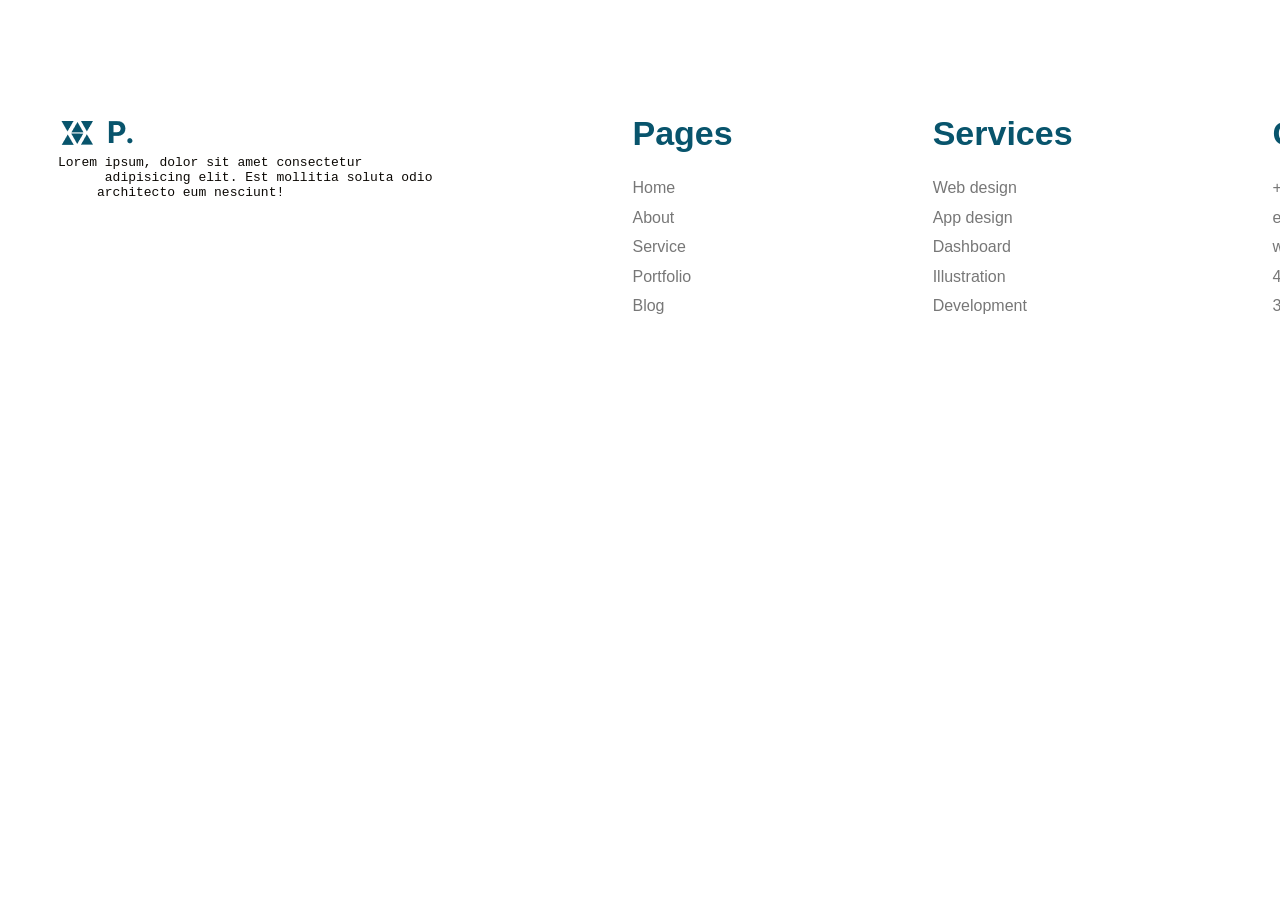
<file: index.html>
<!DOCTYPE html>
<html lang="en">

<head>
    <meta charset="UTF-8">
    <meta name="viewport" content="width=device-width, initial-scale=1.0">
    <title>Footer</title>

    <link rel="stylesheet" href="https://cdnjs.cloudflare.com/ajax/libs/font-awesome/6.5.2/css/all.min.css">

    <link rel="stylesheet" href="style.css">
</head>

<body>

    <footer>




        </div>

        <div class="line"></div>

        <div class="footer-content">
            <div class="logo">
                <img src="./Group 45.png" alt="">
                <pre>Lorem ipsum, dolor sit amet consectetur 
      adipisicing elit. Est mollitia soluta odio
     architecto eum nesciunt!</pre>
            </div>

            <div class="about">
                <h2>Pages</h2>
                <p>Home</p>
                <p>About</p>
                <p>Service</p>
                <p>Portfolio</p>
                <p>Blog</p>
            </div>

            <div class="about">
                <h2>Services</h2>
                <p>Web design</p>
                <p>App design</p>
                <p>Dashboard</p>
                <p>Illustration</p>
                <p>Development</p>
            </div>
            <div class="about">
                <h2>Contact</h2>
                <p>+00 88 999 888 22</p>
                <p>example@gmail.com</p>
                <p>www.portfolio.com</p>
                <p>44, Housing State, 3200</p>
            </div>



        </div>


    </footer>

</body>

</html>
</file>
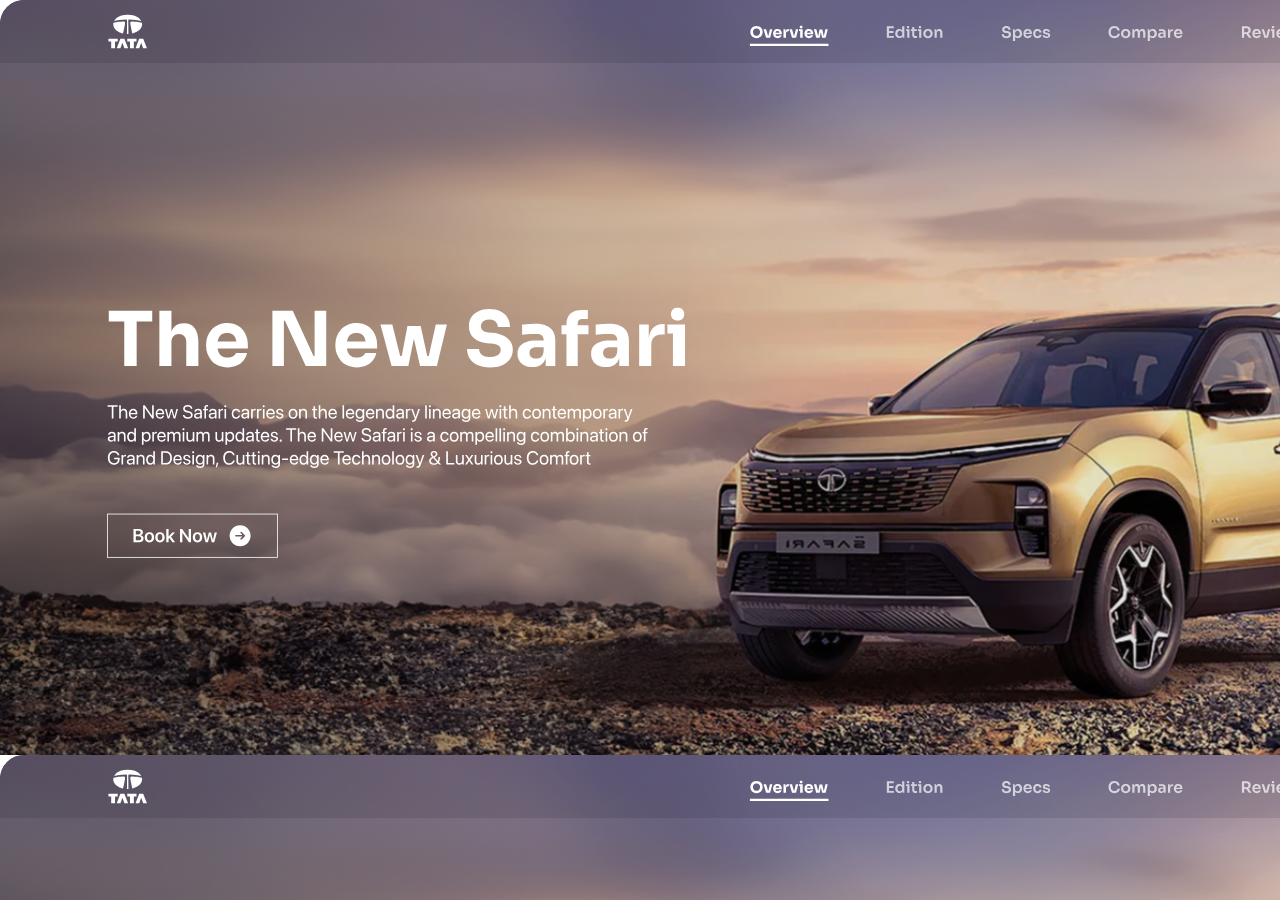
<file: Новая папка (2)/index.html>
<!DOCTYPE html>
<html lang="en">
<head>
    <meta charset="UTF-8">
    <meta name="viewport" content="width=device-width, initial-scale=1.0">
    <title>Document</title>
</head>
<body background="./Component 2.svg">
    
</body>
</html>
</file>
<file: style.css>
* {
    margin: 0;
    padding: 0;
    box-sizing: border-box;
}

body {
    font-family: Arial, sans-serif;
}

footer {
    width: 100%;
    min-height: 540px;
    padding: 45px 58px 20px;
    color: rgb(10, 1, 1);

   
    background-size: cover;
    background-position: center;
}

/* TOP */

.top-footer {
    display: flex;
    justify-content: space-between;
    align-items: center;
}

.logo {
    color: #e9bd88;
}

div pre{
    color: #0b0804;
}

.logo-icon {
    font-size: 50px;
    height: 55px;
    transform: rotate(-25deg);
}

.logo h3 {
    font-size: 18px;
    margin-top: 5px;
}

.social {
    display: flex;
    align-items: center;
    gap: 27px;
}

.social span {
    color: #0b0804;
    font-size: 23px;
    font-weight: bold;
    margin-right: 5px;
}

.social i {
    width: 40px;
    height: 40px;
    border-radius: 50%;
    background: #12100d;
    color: #222;
    display: flex;
    align-items: center;
    justify-content: center;
    font-size: 22px;
}


.line {
    height: 1px;
    background: rgba(255,255,255,.18);
    margin-top: 25px;
}

/* CONTENT */

.footer-content {
    display: grid;
   display: flex;
    gap: 200px;
    margin-top: 43px;
}

.footer-content h2 {
    color: #08546C;
    font-size: 34px;
    margin-bottom: 20px;
}

.footer-content p {
    
    line-height: 1.85;
}

/* EXPLORE */
.explore p {
    font-weight: 600;
}

/* NEWS */

.news-item {
    display: flex;
    gap: 20px;
    margin-bottom: 16px;
}



.news-item span {
    color: #110c06;
    font-size: 16px;
}

.news-item p {
    font-size: 22px;
    line-height: 1.2;
    margin-top: 4px;
}

/* COPYRIGHT */

.copyright {
    text-align: center;
    color: #777;
    font-size: 21px;
    font-weight: bold;
    margin-top: 98px;
}

/* MOBILE */

@media (max-width: 800px) {

    footer {
        padding: 30px 25px;
    }

    .top-footer {
        flex-direction: column;
        align-items: flex-start;
        gap: 25px;
    }

    .social{
        flex-wrap: wrap;
        gap: 12px;
    }

    .footer-content {
        grid-template-columns: 1fr;
        gap: 30px;
    }

    .footer-content h2 {
        font-size: 28px;
    }

    .footer-content p {
        font-size: 18px;
    }

    .copyright {
        margin-top: 40px;
        font-size: 16px;
    }
}

    .about p{
        color: #777;
        font-weight: 100;
    }
</file>
